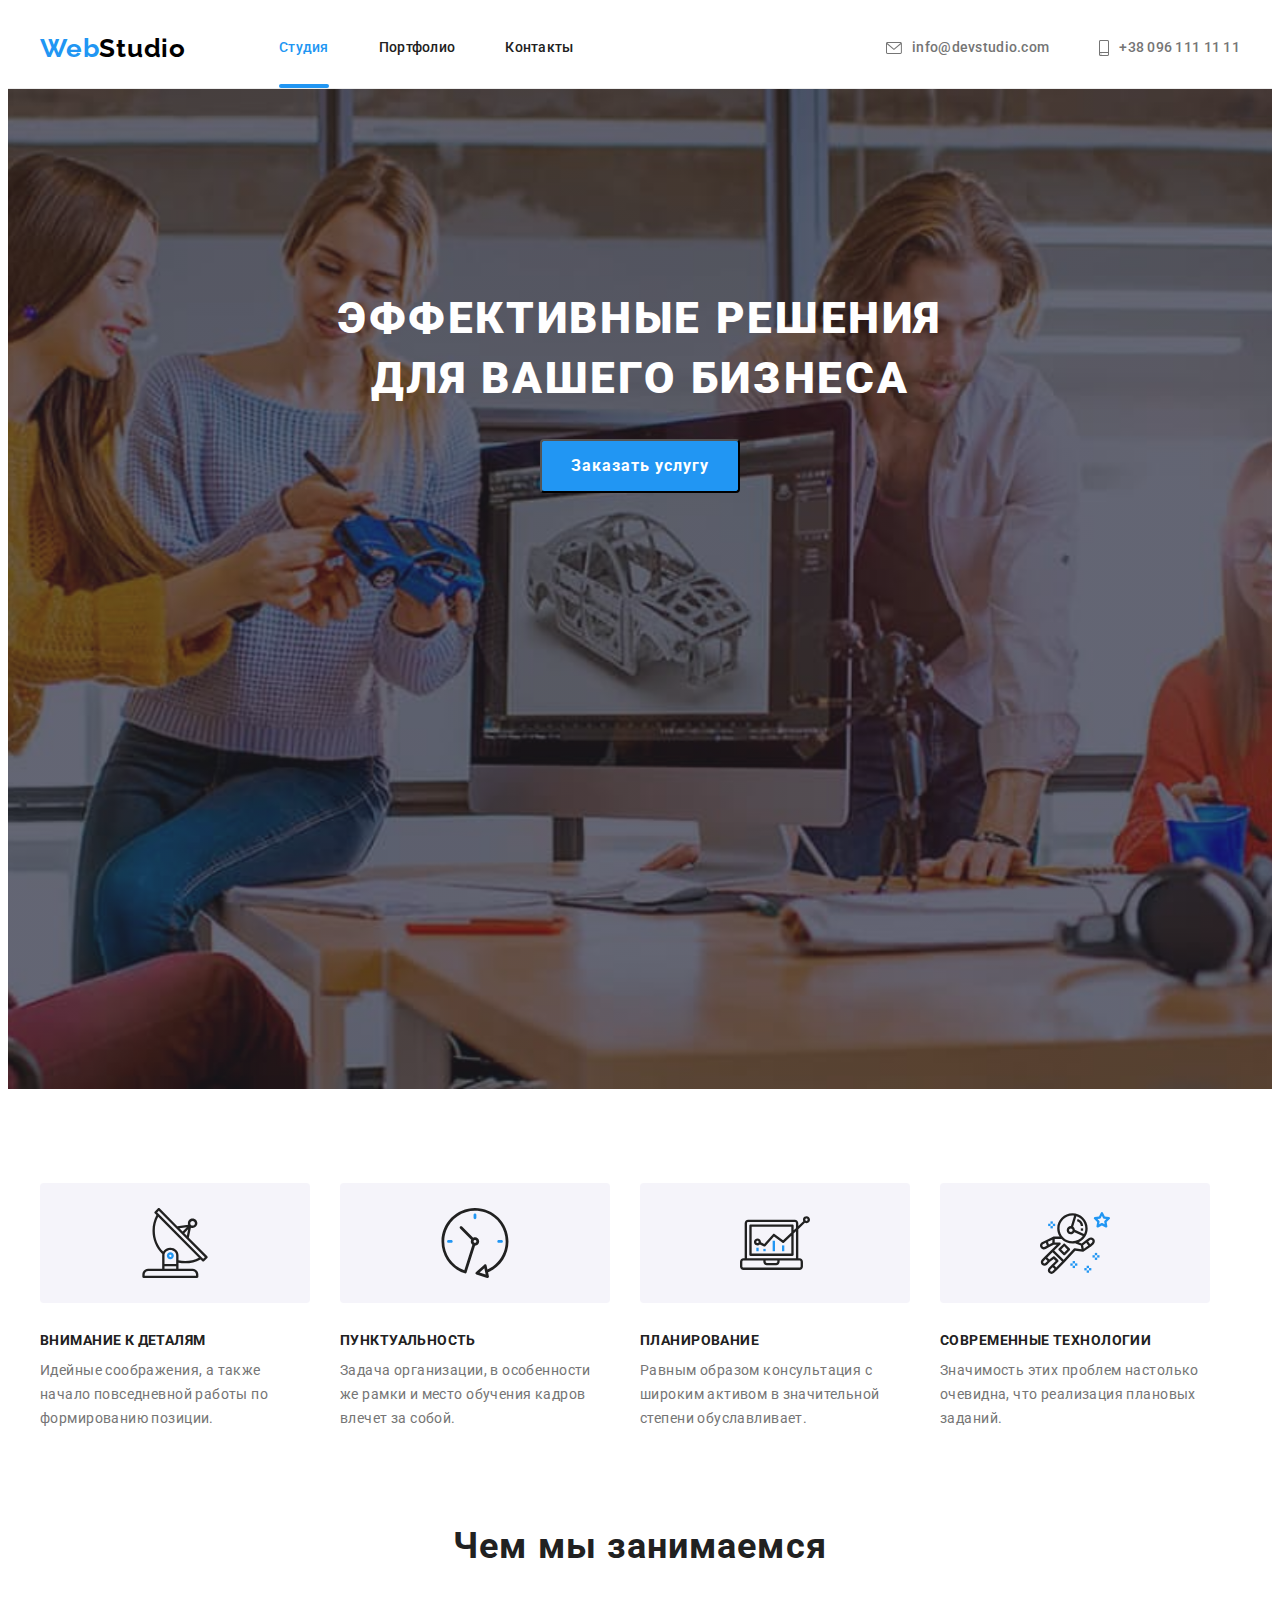
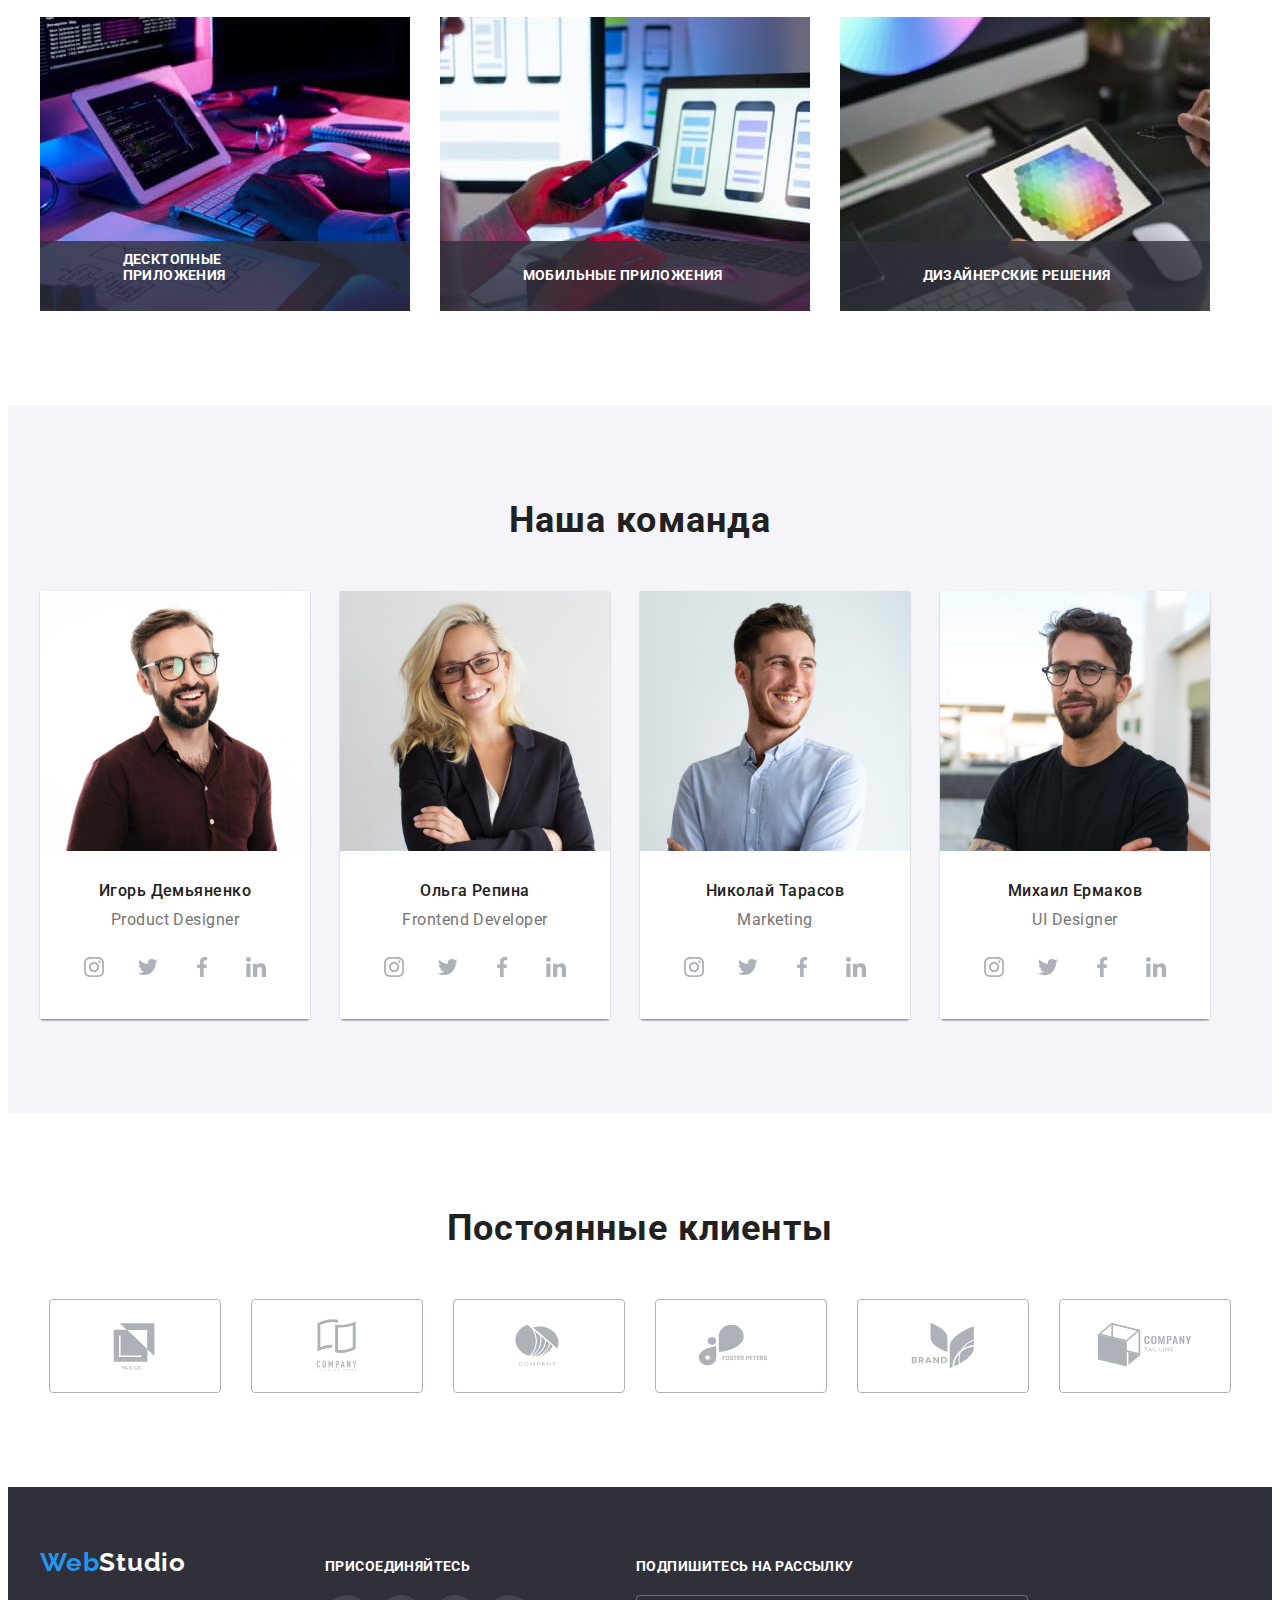
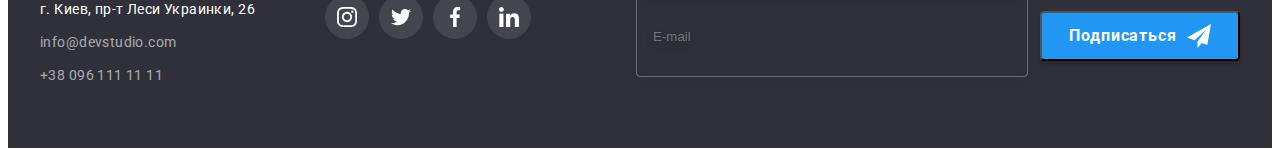
<file: index.html>
<!DOCTYPE html>
<html lang="ru">
  <head>
    <meta charset="UTF-8" />
    <meta http-equiv="X-UA-Compatible" content="IE=edge" />
    <meta name="viewport" content="width=device-width, initial-scale=1.0" />
    <link
      href="https://fonts.googleapis.com/css2?family=Raleway:wght@700&family=Roboto:wght@400;500;700;900&display=swap"
      rel="stylesheet"
    />
    <link
      rel="stylesheet"
      href="https://cdnjs.cloudflare.com/ajax/libs/modern-normalize/1.1.0/modern-normalize.min.css"
      integrity="sha512-wpPYUAdjBVSE4KJnH1VR1HeZfpl1ub8YT/NKx4PuQ5NmX2tKuGu6U/JRp5y+Y8XG2tV+wKQpNHVUX03MfMFn9Q=="
      crossorigin="anonymous"
      referrerpolicy="no-referrer"
    />
    <link rel="stylesheet" href="./css/main.css" />
    <title>Design-stodio</title>
  </head>
  <body>
    <!-- Шапка сайта -->
    <header class="header">
      <div class="container">
        <nav class="navigation">
          <a href="./index.html" class="navigation__logo link logo" lang="en">
            Web<span class="navigation__logo header__part">Studio</span>
          </a>
          <ul class="sitenav-list list">
            <li class="sitenav-list__item">
              <a
                href="./index.html"
                class="sitenav-list__link current link link-header"
                >Студия</a>
            </li>
            <li class="sitenav-list__item">
              <a href="./portfolio.html" class="sitenav-list__link link link-header"
                >Портфолио</a>
            </li>
            <li class="sitenav-list__item">
              <a href="" class="sitenav-list__link link link-header">Контакты</a>
            </li>
          </ul>
        </nav>
        <ul class="contact-list list">
          <li class="contact-list__item">
            <a
              href="mailto:info@devstudio.com"
              class="contact-list__link link link-header"
              ><svg class="contact-list__icon" width="16" height="12">
                <use href="./images/icon.svg#icon-header-envelope"></use></svg
              >info@devstudio.com</a>
          </li>
          <li class="contact-list__item">
            <a
              href="tel:+380961111111"
              class="contact-list__link link link-header"
              ><svg class="contact-list__icon" width="10" height="16">
                <use href="./images/icon.svg#icon-header-smartphone"></use></svg
              >+38 096 111 11 11</a
            >
          </li>
        </ul>
      </div>
    </header>

    <main>
      <!-- Герой -->
      <section class="hero">
        <div class="container">
          <h1 class="hero__title">
            ЭФФЕКТИВНЫЕ РЕШЕНИЯ <br />
            ДЛЯ ВАШЕГО БИЗНЕСА
          </h1>
          <button type="button" class="hero__btn" data-modal-open>Заказать услугу</button>
        </div>
      </section>

      <!-- Преимущества -->
      <section class="benefits">
        <div class="container">
          <h2 class="section__title visually-hidden">Преимущества</h2>
          <ul class="benefits__list list">
            <li class="benefits__item icon-antenna">
              <h3 class="benefits__title">Внимание к деталям</h3>
              <p class="benefits__text">
                Идейные соображения, а также начало повседневной работы по
                формированию позиции.
              </p>
            </li>
            <li class="benefits__item icon-clock">
              <h3 class="benefits__title">Пунктуальность</h3>
              <p class="benefits__text">
                Задача организации, в особенности же рамки и место обучения
                кадров влечет за собой.
              </p>
            </li>
            <li class="benefits__item icon-diagram">
              <h3 class="benefits__title">Планирование</h3>
              <p class="benefits__text">
                Равным образом консультация с широким активом в значительной
                степени обуславливает.
              </p>
            </li>
            <li class="benefits__item icon-astronaut">
              <h3 class="benefits__title">Современные технологии</h3>
              <p class="benefits__text">
                Значимость этих проблем настолько очевидна, что реализация
                плановых заданий.
              </p>
            </li>
          </ul>
        </div>
      </section>

      <!-- Род занятий -->
      <section class="work">
        <div class="container">
          <h2 class="section__title">Чем мы занимаемся</h2>
          <ul class="work__list list">
            <li class="work__item">
              <img
                src="./images/box11.jpg"
                alt="Десктопные приложения"
                width="370"
              />
              <p class="work__text">Десктопные приложения</p>
            </li>
            <li class="work__item">
              <img
                src="./images/box21.jpg"
                alt="Мобильные приложения"
                width="370"
              />
              <p class="work__text">Мобильные приложения</p>
            </li>
            <li class="work__item">
              <img
                src="./images/box31.jpg"
                alt="Дизайнерские решения"
                width="370"
              />
              <p class="work__text">Дизайнерские решения</p>
            </li>
          </ul>
        </div>
      </section>

      <!-- Команда -->
      <section class="team">
        <div class="container">
          <h2 class="section__title">Наша команда</h2>
          <ul class="team__list list">
            <li class="team__item">
              <img
                src="./images/Демьяненко1.jpg"
                alt="фото дизайнера продукта"
                width="270"
              />
              <div class="team-cover">
                <h3 class="team-cover__title">Игорь Демьяненко</h3>
                <p lang="en" class="team-cover__text">Product Designer</p>
                <ul class="team-soc__list list">
                  <li class="team-soc__item">
                    <a href="" class="team-soc__link"
                      ><svg class="team-soc__icon" width="20" height="20">
                        <use href="./images/icon.svg#icon-instagram1"></use>
                      </svg>
                    </a>
                  </li>
                  <li class="team-soc__item">
                    <a href="" class="team-soc__link"
                      ><svg class="team-soc__icon" width="20" height="20">
                        <use href="./images/icon.svg#icon-twitter1"></use></svg
                    ></a>
                  </li>
                  <li class="team-soc__item">
                    <a href="" class="team-soc__link"
                      ><svg class="team-soc__icon" width="20" height="20">
                        <use href="./images/icon.svg#icon-facebook1"></use></svg
                    ></a>
                  </li>
                  <li class="team-soc__item">
                    <a href="" class="team-soc__link"
                      ><svg class="team-soc__icon" width="20" height="20">
                        <use href="./images/icon.svg#icon-linkedin1"></use></svg
                    ></a>
                  </li>
                </ul>
              </div>
            </li>
            <li class="team__item">
              <img
                src="./images/Репина1.jpg"
                alt="фото фронтенд-разработчика"
                width="270"
              />
              <div class="team-cover">
                <h3 class="team-cover__title">Ольга Репина</h3>
                <p lang="en" class="team-cover__text">Frontend Developer</p>
                <ul class="team-soc__list list">
                  <li class="team-soc__item">
                    <a href="" class="team-soc__link"
                      ><svg class="team-soc__icon" width="20" height="20">
                        <use
                          href="./images/icon.svg#icon-instagram2"
                        ></use></svg
                    ></a>
                  </li>
                  <li class="team-soc__item">
                    <a href="" class="team-soc__link"
                      ><svg class="team-soc__icon" width="20" height="20">
                        <use href="./images/icon.svg#icon-twitter2"></use></svg
                    ></a>
                  </li>
                  <li class="team-soc__item">
                    <a href="" class="team-soc__link"
                      ><svg class="team-soc__icon" width="20" height="20">
                        <use href="./images/icon.svg#icon-facebook2"></use></svg
                    ></a>
                  </li>
                  <li class="team-soc__item">
                    <a href="" class="team-soc__link"
                      ><svg class="team-soc__icon" width="20" height="20">
                        <use href="./images/icon.svg#icon-linkedin2"></use></svg
                    ></a>
                  </li>
                </ul>
              </div>
            </li>

            <li class="team__item">
              <img
                src="./images/Тарасов1.jpg"
                alt="фото маркетолога"
                width="270"
              />
              <div class="team-cover">
                <h3 class="team-cover__title">Николай Тарасов</h3>
                <p lang="en" class="team-cover__text">Marketing</p>
                <ul class="team-soc__list list">
                  <li class="team-soc__item">
                    <a href="" class="team-soc__link"
                      ><svg class="team-soc__icon" width="20" height="20">
                        <use
                          href="./images/icon.svg#icon-instagram3"
                        ></use></svg
                    ></a>
                  </li>
                  <li class="team-soc__item">
                    <a href="" class="team-soc__link"
                      ><svg class="team-soc__icon" width="20" height="20">
                        <use href="./images/icon.svg#icon-twitter3"></use></svg
                    ></a>
                  </li>
                  <li class="team-soc__item">
                    <a href="" class="team-soc__link"
                      ><svg class="team-soc__icon" width="20" height="20">
                        <use href="./images/icon.svg#icon-facebook3"></use></svg
                    ></a>
                  </li>
                  <li class="team-soc__item">
                    <a href="" class="team-soc__link"
                      ><svg class="team-soc__icon" width="20" height="20">
                        <use href="./images/icon.svg#icon-linkedin3"></use></svg
                    ></a>
                  </li>
                </ul>
              </div>
            </li>
            <li class="team__item">
              <img
                src="./images/Ермаков1.jpg"
                alt="фото дизайнера пользовательского интерфейса"
                width="270"
              />
              <div class="team-cover">
                <h3 class="team-cover__title">Михаил Ермаков</h3>
                <p lang="en" class="team-cover__text">UI Designer</p>
                <ul class="team-soc__list list">
                  <li class="team-soc__item">
                    <a href="" class="team-soc__link"
                      ><svg class="team-soc__icon" width="20" height="20">
                        <use
                          href="./images/icon.svg#icon-instagram4"
                        ></use></svg
                    ></a>
                  </li>
                  <li class="team-soc__item">
                    <a href="" class="team-soc__link"
                      ><svg class="team-soc__icon" width="20" height="20">
                        <use href="./images/icon.svg#icon-twitter4"></use></svg
                    ></a>
                  </li>
                  <li class="team-soc__item">
                    <a href="" class="team-soc__link"
                      ><svg class="team-soc__icon" width="20" height="20">
                        <use href="./images/icon.svg#icon-facebook4"></use></svg
                    ></a>
                  </li>
                  <li class="team-soc__item">
                    <a href="" class="team-soc__link"
                      ><svg class="team-soc__icon" width="20" height="20">
                        <use href="./images/icon.svg#icon-linkedin4"></use></svg
                    ></a>
                  </li>
                </ul>
              </div>
            </li>
          </ul>
        </div>
      </section>

      <!-- Клиенты -->
      <section class="clients">
        <div class="container">
          <h2 class="section__title">Постоянные клиенты</h2>
          <ul class="clients__list list">
            <li class="clients__item">
              <a href="" class="clients__link"
                ><svg width="106" height="60">
                  <use href="./images/icon.svg#icon-Logo1"></use></svg
              ></a>
            </li>
            <li class="clients__item">
              <a href="" class="clients__link"
                ><svg width="106" height="60">
                  <use href="./images/icon.svg#icon-Logo2"></use></svg
              ></a>
            </li>
            <li class="clients__item">
              <a href="" class="clients__link"
                ><svg width="106" height="60">
                  <use href="./images/icon.svg#icon-Logo3"></use></svg
              ></a>
            </li>
            <li class="clients__item">
              <a href="" class="clients__link"
                ><svg width="106" height="60">
                  <use href="./images/icon.svg#icon-Logo4"></use></svg
              ></a>
            </li>
            <li class="clients__item">
              <a href="" class="clients__link"
                ><svg width="106" height="60">
                  <use href="./images/icon.svg#icon-Logo5"></use></svg
              ></a>
            </li>
            <li class="clients__item">
              <a href="" class="clients__link"
                ><svg width="106" height="60">
                  <use href="./images/icon.svg#icon-Logo6"></use></svg
              ></a>
            </li>
          </ul>
        </div>
      </section>
    </main>

    <!-- Футер -->
    <footer class="footer">
      <div class="container">
        <div class="footer__main-contact">
          <a href="./index.html" class="navigation__logo link logo" lang="en">
            Web<span class="navigation__logo footer__part">Studio</span>
          </a>

          <address class="address">
            <ul class="address__list list">
              <li class="address__item">
                <a
                  class="address__link link link-footer"
                  href="https://goo.gl/maps/f2gH5GMt4FbKUaci9"
                  target="_blank"
                  rel="noopener noindex nofollow"
                  >г. Киев, пр-т Леси Украинки, 26</a
                >
              </li>
              <li class="address__item">
                <a
                  href="mailto:info@devstudio.com"
                  class="address__link contact__link link link-footer"
                  >info@devstudio.com</a
                >
              </li>
              <li class="address__item">
                <a
                  href="tel:+380961111111"
                  class="address__link contact__link link link-footer"
                  >+38 096 111 11 11</a
                >
              </li>
            </ul>
          </address>
        </div>
        <div class="soc-contact">
          <h2 class="soc-contact__title">присоединяйтесь</h2>
          <ul class="soc-contact__list list">
            <li class="soc-contact__item">
              <a href="" class="soc-contact__link"
                ><svg class="soc-contact__icon" width="20" height="20">
                  <use href="./images/icon.svg#icon-instagram5"></use></svg
              ></a>
            </li>
            <li class="soc-contact__item">
              <a href="" class="soc-contact__link"
                ><svg class="soc-contact__icon" width="20" height="20">
                  <use href="./images/icon.svg#icon-twitter5"></use></svg
              ></a>
            </li>
            <li class="soc-contact__item">
              <a href="" class="soc-contact__link"
                ><svg class="soc-contact__icon" width="20" height="20">
                  <use href="./images/icon.svg#icon-facebook5"></use></svg
              ></a>
            </li>
            <li class="soc-contact__item">
              <a href="" class="soc-contact__link"
                ><svg class="soc-contact__icon" width="20" height="20">
                  <use href="./images/icon.svg#icon-linkedin5"></use></svg
              ></a>
            </li>
          </ul>
        </div>
        <form class="subscribe-form">
          <p class="subscribe-form__title">Подпишитесь на рассылку</p>
          <div class="subscribe-form__cover">
          <div class="subscribe-form__field">
            <input type="email" name="subscribe-email" id="subscribe-email" class="subscribe-form__input" placeholder="E-mail">
            <label for="subscribe-email" class="subscribe-form__label"></label>
          </div>
          <div class="subscribe-btn">
          <button type="submit" class="subscribe-btn__btn">Подписаться <svg class="subscribe-btn__icon" width="24" height="24">
                  <use href="./images/icon.svg#icon-icon-send"></use></svg></button>
          
          </div>
          </div>
        </form>
      </div>
    </footer>
    <div class="backdrop is-hidden" data-modal>
      <div class="modal">
        <button type="button" class="modal__close-btn" data-modal-close>
          <svg class="modal__close-icon" width="18" height="18">
                  <use href="./images/icon.svg#icon-close-black-18dp-2-1">
                  </button>
          <p class="modal__title">Оставьте свои данные, мы вам перезвоним</p>
        <form>
          <div class="modal__field">
          <label class="modal__label" for="user-name">Имя</label>
          <div class="modal__input-cover">
          <input type="text" class="modal__input" name="user-name" id="user-name" required minlength="2">
          <svg class="modal__icon" width="18" height="18">
            <use href="./images/icon.svg#icon-person-black-18dp-1"></use>
          </svg>
          </div>
          </div>
          <div class="modal__field">
          <label class="modal__label" for="user-tel">Телефон</label>
          <div class="modal__input-cover">
          <input type="tel" class="modal__input" name="user-tel" id="user-tel" required>
          <svg class="modal__icon" width="18" height="18">
            <use href="./images/icon.svg#icon-phone-black-18dp-1"></use>
          </svg>
          </div>
          </div>
          <div class="modal__field">
            <label class="modal__label" for="user-email">Почта</label>
            <div class="modal__input-cover">
          <input type="email" class="modal__input" name="user-email" id="user-email">
          <svg class="modal__icon" width="18" height="18">
            <use href="./images/icon.svg#icon-email-black-18dp-1"></use>
          </svg>
          </div>
          </div>
          <div class="modal__field">
            <label class="modal__label" for="user-text">Комментарий</label>
            <textarea name="user-text" id="user-text" placeholder="Введите текст" class="modal__text"></textarea>
          </div>
          <div class="modal__field-check">
            <input type="checkbox" class="modal__check visually-hidden" name="policy" id="modal-check" value="policy">
            <label for="modal-check" class="modal__check-text">
              <span >
                <svg class="modal__check-icon" width="11" height="8">
            <use href="./images/icon.svg#icon-Vector"></use>
          </svg>
              </span> 
            Соглашаюсь с рассылкой и принимаю <span><a href="" class="modal__check-link">Условия договора</a></span></label>
          </div>
          <button type="submit" class="modal__send-btn">Отправить</button>
        </form>
      </div>
    </div>
    <script src="./js/modal.js"></script> 
  </body>
</html>
</file>
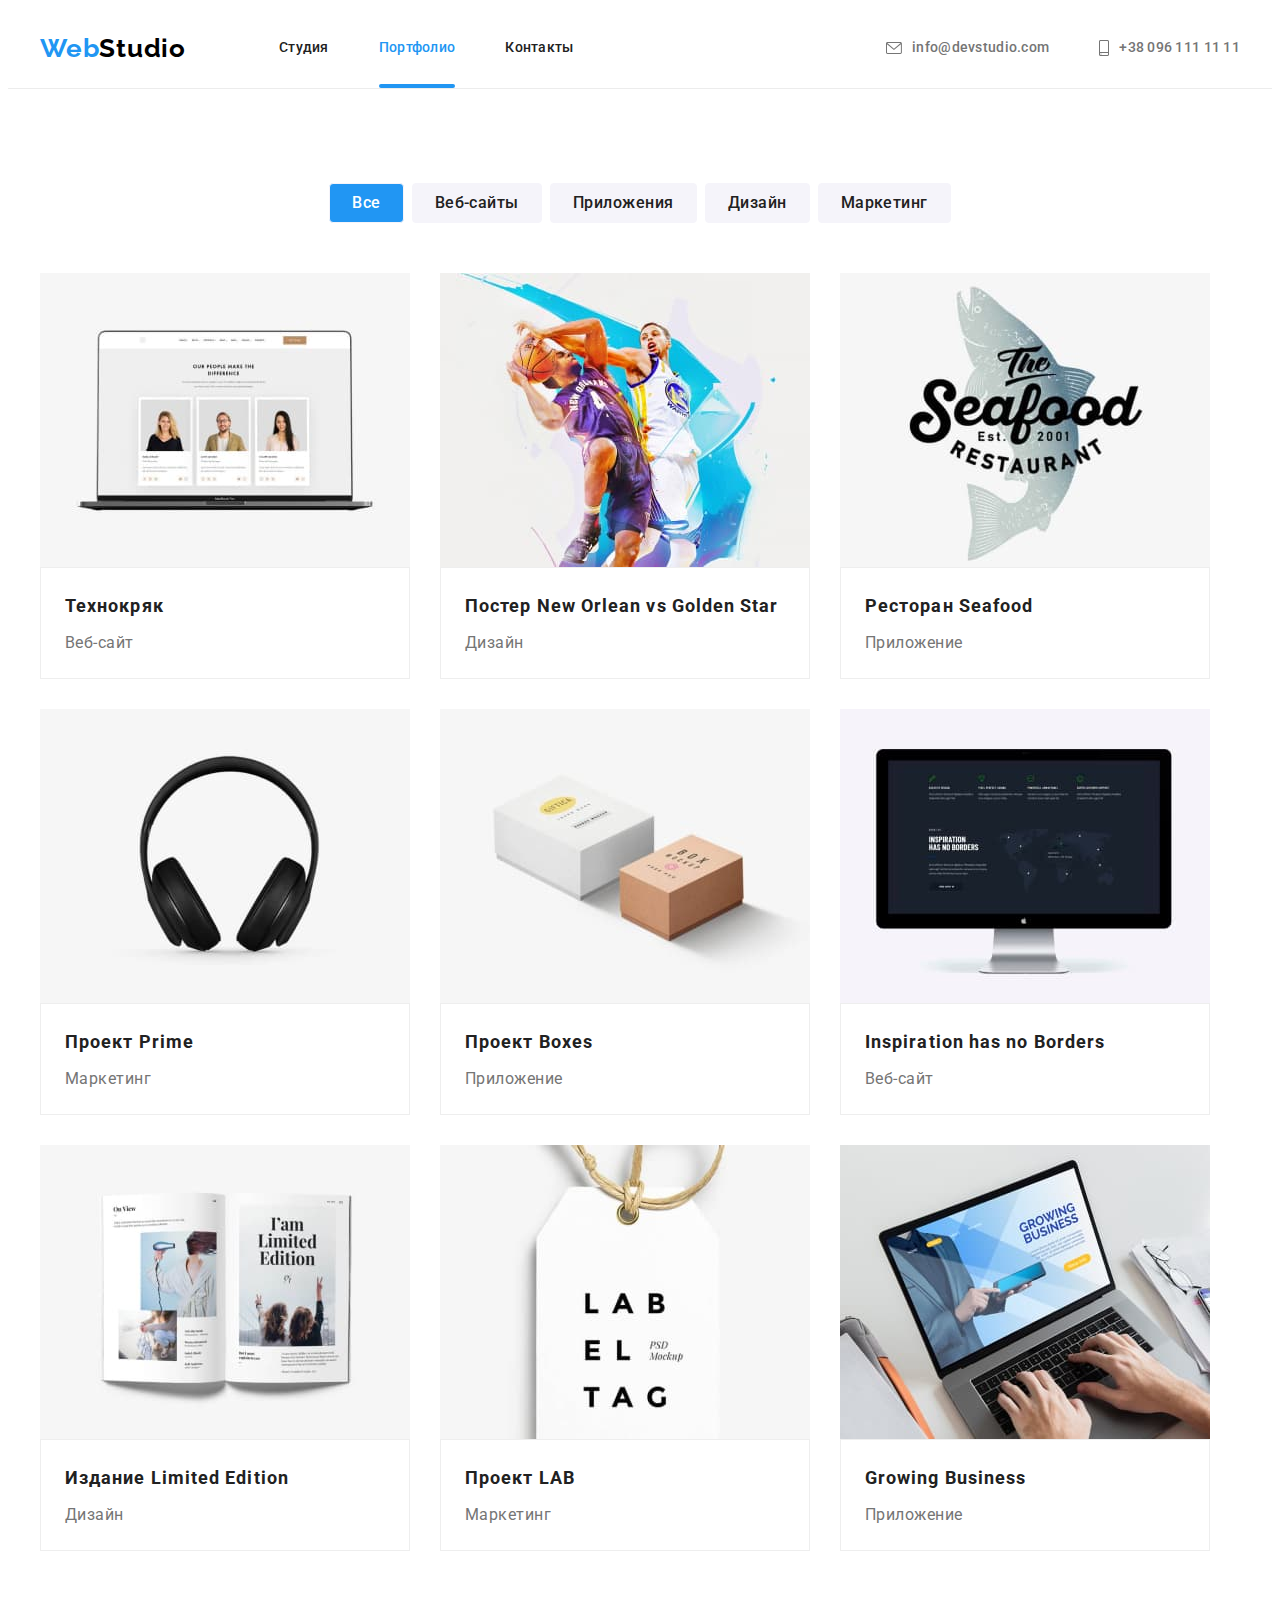
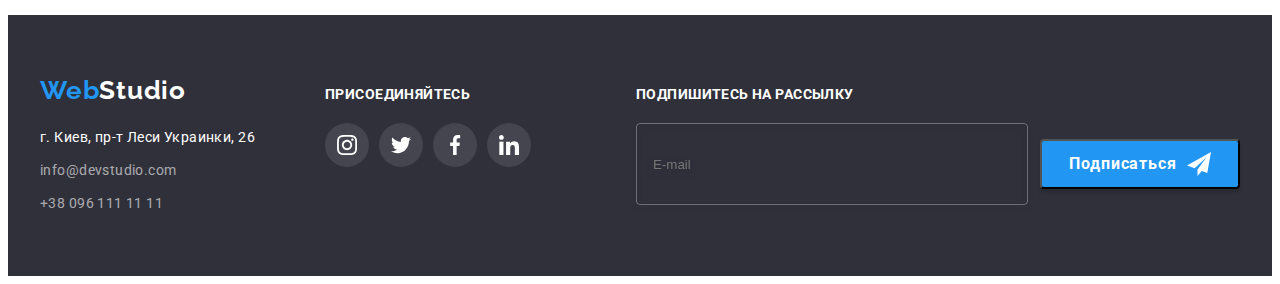
<file: portfolio.html>
<!DOCTYPE html>
<html lang="ru">
  <head>
    <meta charset="UTF-8" />
    <meta http-equiv="X-UA-Compatible" content="IE=edge" />
    <meta name="viewport" content="width=device-width, initial-scale=1.0" />
    <link
      href="https://fonts.googleapis.com/css2?family=Raleway:wght@700&family=Roboto:wght@400;500;700;900&display=swap"
      rel="stylesheet"
    />
    <link
      rel="stylesheet"
      href="https://cdnjs.cloudflare.com/ajax/libs/modern-normalize/1.1.0/modern-normalize.min.css"
      integrity="sha512-wpPYUAdjBVSE4KJnH1VR1HeZfpl1ub8YT/NKx4PuQ5NmX2tKuGu6U/JRp5y+Y8XG2tV+wKQpNHVUX03MfMFn9Q=="
      crossorigin="anonymous"
      referrerpolicy="no-referrer"
    />
    <link rel="stylesheet" href="./css/main.css" />
    <title>Design-stodio</title>
  </head>
  <body>
    <!-- Шапка сайта -->
    <header class="header">
      <div class="container">
        <nav class="navigation">
          <a href="./index.html" class="navigation__logo link logo" lang="en">
            Web<span class="navigation__logo header__part">Studio</span>
          </a>
          <ul class="sitenav-list list">
            <li class="sitenav-list__item">
              <a href="./index.html" class="sitenav-list__link link link-header"
                >Студия</a
              >
            </li>
            <li class="sitenav-list__item">
              <a
                href="./portfolio.html"
                class="sitenav-list__link current link link-header"
                >Портфолио</a
              >
            </li>
            <li class="sitenav-list__item">
              <a href="" class="sitenav-list__link link link-header"
                >Контакты</a
              >
            </li>
          </ul>
        </nav>
        <ul class="contact-list list">
          <li class="contact-list__item">
            <a
              href="mailto:info@devstudio.com"
              class="contact-list__link link link-header"
              ><svg class="contact-list__icon" width="16" height="12">
                <use href="./images/icon.svg#icon-header-envelope"></use></svg
              >info@devstudio.com</a
            >
          </li>
          <li class="contact-list__item">
            <a
              href="tel:+380961111111"
              class="contact-list__link link link-header"
              ><svg class="contact-list__icon" width="10" height="16">
                <use href="./images/icon.svg#icon-header-smartphone"></use></svg
              >+38 096 111 11 11</a
            >
          </li>
        </ul>
      </div>
    </header>

    <main>
      <!-- Фильтр -->
      <section class="examples">
        <div class="container">
          <h2 class="section__title visually-hidden">Фильтр по сранице</h2>
          <ul class="filtr-menu__list list">
            <li class="filtr-menu__item">
              <button type="button" class="filtr-menu__btn current__filtr">
                Все
              </button>
            </li>
            <li class="filtr-menu__item">
              <button type="button" class="filtr-menu__btn">Веб-сайты</button>
            </li>
            <li class="filtr-menu__item">
              <button type="button" class="filtr-menu__btn">Приложения</button>
            </li>
            <li class="filtr-menu__item">
              <button type="button" class="filtr-menu__btn">Дизайн</button>
            </li>
            <li class="filtr-menu__item">
              <button type="button" class="filtr-menu__btn">Маркетинг</button>
            </li>
          </ul>

          <h2 class="section__title visually-hidden">Примеры работ</h2>
          <ul class="examples__list list">
            <li class="examples__item">
              <div class="examples__top-cover">
                <a href=""
                  ><img
                    src="./images/Технокряк.jpg"
                    alt="Веб-сайт Технокряк"
                    width="370"
                /></a>
                <p class="examples__top-text">
                  Ресурс предлагает комплексные предложения с разным уровнем
                  функционала и сервисов. Все это позволит посетителю получить
                  исчерпывающие сведения о компании или частном лице.
                </p>
              </div>
              <div class="examples__bottom-cover">
                <h3 class="examples__item-title">Технокряк</h3>
                <p class="examples__item-text">Веб-сайт</p>
              </div>
            </li>
            <li class="examples__item">
              <div class="examples__top-cover">
                <a href=""
                  ><img
                    src="./images/ПостерNew.jpg"
                    alt="Дизайн постера New Orlean vs Golden Star"
                    width="370"
                /></a>
                <p class="examples__top-text">
                  Ресурс предлагает комплексные предложения с разным уровнем
                  функционала и сервисов. Все это позволит посетителю получить
                  исчерпывающие сведения о компании или частном лице.
                </p>
              </div>
              <div class="examples__bottom-cover">
                <h3 class="examples__item-title">
                  Постер <span lang="en">New Orlean vs Golden Star</span>
                </h3>
                <p class="examples__item-text">Дизайн</p>
              </div>
            </li>
            <li class="examples__item">
              <div class="examples__top-cover">
                <a href=""
                  ><img
                    src="./images/Ресторан.jpg"
                    alt="Приложение ресторана Seafood"
                    width="370"
                /></a>
                <p class="examples__top-text">
                  Ресурс предлагает комплексные предложения с разным уровнем
                  функционала и сервисов. Все это позволит посетителю получить
                  исчерпывающие сведения о компании или частном лице.
                </p>
              </div>
              <div class="examples__bottom-cover">
                <h3 class="examples__item-title">
                  Ресторан <span lang="en">Seafood</span>
                </h3>
                <p class="examples__item-text">Приложение</p>
              </div>
            </li>
            <li class="examples__item">
              <div class="examples__top-cover">
                <a href=""
                  ><img src="./images/Prime.jpg" alt="Проект Prime" width="370"
                /></a>
                <p class="examples__top-text">
                  Ресурс предлагает комплексные предложения с разным уровнем
                  функционала и сервисов. Все это позволит посетителю получить
                  исчерпывающие сведения о компании или частном лице.
                </p>
              </div>
              <div class="examples__bottom-cover">
                <h3 class="examples__item-title">
                  Проект <span lang="en">Prime</span>
                </h3>
                <p class="examples__item-text">Маркетинг</p>
              </div>
            </li>
            <li class="examples__item">
              <div class="examples__top-cover">
                <a href=""
                  ><img
                    src="./images/Boxes.jpg"
                    alt="Приложение проекта Boxes"
                    width="370"
                /></a>
                <p class="examples__top-text">
                  Ресурс предлагает комплексные предложения с разным уровнем
                  функционала и сервисов. Все это позволит посетителю получить
                  исчерпывающие сведения о компании или частном лице.
                </p>
              </div>
              <div class="examples__bottom-cover">
                <h3 class="examples__item-title">
                  Проект <span lang="en">Boxes</span>
                </h3>
                <p class="examples__item-text">Приложение</p>
              </div>
            </li>
            <li class="examples__item">
              <div class="examples__top-cover">
                <a href=""
                  ><img
                    src="./images/Inspiration.jpg"
                    alt="Веб-сайт Inspiration has no Borders"
                    width="370"
                /></a>
                <p class="examples__top-text">
                  Ресурс предлагает комплексные предложения с разным уровнем
                  функционала и сервисов. Все это позволит посетителю получить
                  исчерпывающие сведения о компании или частном лице.
                </p>
              </div>
              <div class="examples__bottom-cover">
                <h3 class="examples__item-title" lang="en">
                  Inspiration has no Borders
                </h3>
                <p class="examples__item-text">Веб-сайт</p>
              </div>
            </li>
            <li class="examples__item">
              <div class="examples__top-cover">
                <a href=""
                  ><img
                    src="./images/Издание.jpg"
                    alt="Дизайн издание Limited Edition"
                    width="370"
                /></a>
                <p class="examples__top-text">
                  Ресурс предлагает комплексные предложения с разным уровнем
                  функционала и сервисов. Все это позволит посетителю получить
                  исчерпывающие сведения о компании или частном лице.
                </p>
              </div>
              <div class="examples__bottom-cover">
                <h3 class="examples__item-title">
                  Издание <span lang="en">Limited Edition</span>
                </h3>
                <p class="examples__item-text">Дизайн</p>
              </div>
            </li>
            <li class="examples__item">
              <div class="examples__top-cover">
                <a href=""
                  ><img src="./images/LAB.jpg" alt="Проект LAB" width="370"
                /></a>
                <p class="examples__top-text">
                  Ресурс предлагает комплексные предложения с разным уровнем
                  функционала и сервисов. Все это позволит посетителю получить
                  исчерпывающие сведения о компании или частном лице.
                </p>
              </div>
              <div class="examples__bottom-cover">
                <h3 class="examples__item-title">
                  Проект <span lang="en">LAB</span>
                </h3>
                <p class="examples__item-text">Маркетинг</p>
              </div>
            </li>
            <li class="examples__item">
              <div class="examples__top-cover">
                <a href=""
                  ><img
                    src="./images/Growing.jpg"
                    alt="Приложение Growing Business"
                    width="370"
                /></a>
                <p class="examples__top-text">
                  Ресурс предлагает комплексные предложения с разным уровнем
                  функционала и сервисов. Все это позволит посетителю получить
                  исчерпывающие сведения о компании или частном лице.
                </p>
              </div>
              <div class="examples__bottom-cover">
                <h3 class="examples__item-title" lang="en">Growing Business</h3>
                <p class="examples__item-text">Приложение</p>
              </div>
            </li>
          </ul>
        </div>
      </section>
    </main>

    <!-- Футер -->
    <footer class="footer">
      <div class="container">
        <div class="footer__main-contact">
          <a href="./index.html" class="navigation__logo link logo" lang="en">
            Web<span class="navigation__logo footer__part">Studio</span>
          </a>

          <address class="address">
            <ul class="address__list list">
              <li class="address__item">
                <a
                  class="address__link link link-footer"
                  href="https://goo.gl/maps/f2gH5GMt4FbKUaci9"
                  target="_blank"
                  rel="noopener noindex nofollow"
                  >г. Киев, пр-т Леси Украинки, 26</a
                >
              </li>
              <li class="address__item">
                <a
                  href="mailto:info@devstudio.com"
                  class="address__link contact__link link link-footer"
                  >info@devstudio.com</a
                >
              </li>
              <li class="address__item">
                <a
                  href="tel:+380961111111"
                  class="address__link contact__link link link-footer"
                  >+38 096 111 11 11</a
                >
              </li>
            </ul>
          </address>
        </div>
        <div class="soc-contact">
          <h2 class="soc-contact__title">присоединяйтесь</h2>
          <ul class="soc-contact__list list">
            <li class="soc-contact__item">
              <a href="" class="soc-contact__link"
                ><svg class="soc-contact__icon" width="20" height="20">
                  <use href="./images/icon.svg#icon-instagram5"></use></svg
              ></a>
            </li>
            <li class="soc-contact__item">
              <a href="" class="soc-contact__link"
                ><svg class="soc-contact__icon" width="20" height="20">
                  <use href="./images/icon.svg#icon-twitter5"></use></svg
              ></a>
            </li>
            <li class="soc-contact__item">
              <a href="" class="soc-contact__link"
                ><svg class="soc-contact__icon" width="20" height="20">
                  <use href="./images/icon.svg#icon-facebook5"></use></svg
              ></a>
            </li>
            <li class="soc-contact__item">
              <a href="" class="soc-contact__link"
                ><svg class="soc-contact__icon" width="20" height="20">
                  <use href="./images/icon.svg#icon-linkedin5"></use></svg
              ></a>
            </li>
          </ul>
        </div>
        <form class="subscribe-form">
          <p class="subscribe-form__title">Подпишитесь на рассылку</p>
          <div class="subscribe-form__cover">
            <div class="subscribe-form__field">
              <input
                type="email"
                name="subscribe-email"
                id="subscribe-email"
                class="subscribe-form__input"
                placeholder="E-mail"
              />
              <label
                for="subscribe-email"
                class="subscribe-form__label"
              ></label>
            </div>
            <div class="subscribe-btn">
              <button type="submit" class="subscribe-btn__btn">
                Подписаться
                <svg class="subscribe-btn__icon" width="24" height="24">
                  <use href="./images/icon.svg#icon-icon-send"></use>
                </svg>
              </button>
            </div>
          </div>
        </form>
      </div>
    </footer>
  </body>
</html>
</file>
<file: css/main.css>
:root {
  --main-text-color: #757575;
  --header-color: #212121;
  --title-color: #212121;
  --accent-color: #2196f3;
  --hero-title-color: #ffffff;
  --portfolio-title-color: #212121;
  --logo-primary-color: #000000;
  --logo-accent-color: #2196f3;
  --bgc-button-filtr: #f5f4fa;
  --tipical-padding: 94px;
  --duration-timing-function: 250ms cubic-bezier(0.4, 0, 0.2, 1);
}

body {
  font-family: Roboto, Tahoma, sans-serif;
  background-color: #ffffff;
  color: var(--primary-text-color);
}

p,
h1,
h2,
h3,
h4,
h5,
h6 {
  margin: 0;
}

ul,
ol {
  padding-left: 0;
  margin: 0;
}

button {
  cursor: pointer;
}

img {
  display: block;
}

.logo {
  font-family: Raleway;
  font-weight: 700;
  font-size: 26px;
  line-height: 1.19;
  letter-spacing: 0.03em;
  margin-right: 0;
  color: var(--logo-accent-color);
}

.container {
  width: 1200px;
  padding-left: 15px;
  padding-right: 15px;
  margin: 0 auto;
}

.link-header {
  font-weight: 500;
  font-size: 14px;
  line-height: 1.14;
  letter-spacing: 0.02em;
}

.link-footer {
  font-style: normal;
  font-size: 14px;
  line-height: 1.71;
  letter-spacing: 0.03em;
}

.link {
  text-decoration: none;
}

.list {
  list-style: none;
}

.visually-hidden {
  position: absolute;
  white-space: nowrap;
  width: 1px;
  height: 1px;
  overflow: hidden;
  border: 0;
  padding: 0;
  clip: rect(0 0 0 0);
  clip-path: inset(50%);
  margin: -1px;
}

.backdrop {
  position: fixed;
  top: 0;
  width: 100%;
  height: 100%;
  background-color: rgba(0, 0, 0, 0.2);
  transition: opacity var(--duration-timing-function), visibility var(--duration-timing-function);
}

.backdrop.is-hidden .modal {
  transform: scale(0.5);
}

.modal {
  position: absolute;
  top: 50%;
  left: 50%;
  width: 528px;
  min-height: 581px;
  padding: 40px;
  box-shadow: 0px 1px 3px rgba(0, 0, 0, 0.12), 0px 1px 1px rgba(0, 0, 0, 0.14), 0px 2px 1px rgba(0, 0, 0, 0.2);
  border-radius: 4px;
  background-color: #ffffff;
  transform: translate(-50%, -50%) scale(1);
  transition: transform var(--duration-timing-function);
}

.modal__close-btn {
  position: absolute;
  top: 8px;
  right: 8px;
  width: 30px;
  height: 30px;
  border-radius: 50%;
  display: flex;
  justify-content: center;
  align-items: center;
  cursor: pointer;
  transition: fill var(--duration-timing-function);
  fill: #000000;
  border: 1px solid rgba(0, 0, 0, 0.1);
  background-color: #ffffff;
}

.modal__close-btn:hover, .modal__close-btn:focus {
  fill: var(--accent-color);
}

.is-hidden {
  opacity: 0;
  pointer-events: none;
  visibility: hidden;
}

.modal__title {
  font-weight: 700;
  font-size: 20px;
  line-height: 1.15;
  text-align: center;
  letter-spacing: 0.03em;
  margin-bottom: 12px;
  color: var(--title-color);
}

.modal__field {
  margin-bottom: 10px;
}

.modal__input {
  width: 100%;
  height: 40px;
  border: 1px solid rgba(33, 33, 33, 0.2);
  border-radius: 4px;
  padding-left: 35px;
  outline: none;
  cursor: pointer;
  transition: border-color var(--duration-timing-function);
  color: var(--main-text-color);
}

.modal__input:hover, .modal__input:focus {
  border-color: var(--accent-color);
}

.modal__input-cover {
  position: relative;
}

.modal__icon {
  position: absolute;
  left: 12px;
  top: 50%;
  transform: translateY(-50%);
  transition: fill var(--duration-timing-function);
}

.modal__input:hover + .modal__icon {
  fill: var(--accent-color);
}

.modal__input:focus + .modal__icon {
  fill: var(--accent-color);
}

.modal__label {
  display: block;
  margin-bottom: 4px;
  font-weight: 400;
  font-size: 12px;
  line-height: 1.17;
  letter-spacing: 0.01em;
  color: var(--main-text-color);
}

.modal__text {
  width: 100%;
  height: 120px;
  padding: 12px 16px;
  font-weight: 400;
  font-size: 14px;
  line-height: 1.14;
  letter-spacing: 0.01em;
  color: var(--main-text-color);
  border: 1px solid rgba(33, 33, 33, 0.2);
  border-radius: 4px;
  resize: none;
  outline: none;
  cursor: pointer;
  transition: border-color var(--duration-timing-function);
}

.modal__text::placeholder {
  color: rgba(117, 117, 117, 0.5);
}

.modal__text:hover, .modal__text:focus {
  border-color: var(--accent-color);
}

.modal__field-check {
  margin-bottom: 30px;
}

.modal__check-text {
  font-weight: 400;
  font-size: 14px;
  line-height: 1.71;
  letter-spacing: 0.03em;
  display: flex;
  align-items: center;
  color: var(--main-text-color);
}

.modal__check-text .modal__check-icon {
  width: 16px;
  height: 15px;
  border: 2px solid #212121;
  border-radius: 2px;
  margin-right: 9px;
  display: flex;
  justify-content: center;
  align-items: center;
  fill: transparent;
  transition: border-color var(--duration-timing-function);
}

.modal__check:checked + .modal__check-text .modal__check-icon {
  background-color: var(--accent-color);
  border: none;
  fill: #ffffff;
}

.modal__check:hover + .modal__check-text .modal__check-icon {
  border-color: var(--accent-color);
}

.modal__check:focus + .modal__check-text .modal__check-icon {
  border-color: var(--accent-color);
}

.modal__check-link {
  display: block;
  font-weight: 400;
  font-size: 14px;
  line-height: 1.71;
  letter-spacing: 0.03em;
  margin-left: 5px;
  color: var(--accent-color);
}

.modal__send-btn {
  position: absolute;
  right: 164px;
  bottom: 40px;
  min-width: 200px;
  height: 50px;
  padding-top: 10px;
  padding-bottom: 10px;
  font-family: inherit;
  font-style: normal;
  font-weight: 700;
  font-size: 16px;
  line-height: 1.88;
  text-align: center;
  letter-spacing: 0.06em;
  color: #ffffff;
  background: var(--accent-color);
  box-shadow: 0px 4px 4px rgba(0, 0, 0, 0.15);
  border-radius: 4px;
  border: hidden;
  transition: background-color var(--duration-timing-function);
}

.modal__send-btn:hover, .modal__send-btn:focus {
  background-color: #188ce8;
}

.header {
  border-bottom: 1px solid #ececec;
}

.header .container {
  display: flex;
  align-items: center;
}

.navigation {
  display: flex;
  align-items: center;
}

.header__part {
  color: var(--logo-primary-color);
}

.sitenav-list {
  display: flex;
  margin-left: 93px;
}

.sitenav-list__item:not(:last-child) {
  margin-right: 50px;
}

.sitenav-list__link {
  position: relative;
  display: block;
  padding-top: 32px;
  padding-bottom: 32px;
  color: #212121;
  transition: color var(--duration-timing-function);
}

.sitenav-list__link:hover, .sitenav-list__link:focus {
  color: var(--accent-color);
}

.current {
  color: var(--accent-color);
}

.sitenav-list__link.current::after {
  content: "";
  position: absolute;
  bottom: 0;
  display: block;
  width: 100%;
  height: 4px;
  border-radius: 2px;
  background-color: var(--accent-color);
}

.contact-list {
  display: flex;
  margin-left: auto;
}

.contact-list__item:not(:last-child) {
  margin-right: 50px;
}

.contact-list__link {
  display: flex;
  align-items: center;
  padding-top: 32px;
  padding-bottom: 32px;
  color: var(--main-text-color);
  transition: color var(--duration-timing-function);
}

.contact-list__link:hover, .contact-list__link:focus {
  color: var(--accent-color);
}

.contact-list__icon {
  margin-right: 10px;
  fill: var(--main-text-color);
}

.contact-list__link:hover .contact-list__icon {
  fill: var(--accent-color);
}

.contact-list__link:focus .contact-list__icon {
  fill: var(--accent-color);
}

.hero {
  padding-top: 200px;
  padding-bottom: 200px;
  text-align: center;
  max-width: 1600px;
  height: 600px;
  margin: 0 auto;
  background-image: linear-gradient(to right, rgba(47, 48, 58, 0.4), rgba(47, 48, 58, 0.4)), url("../images/hero-Img1.jpg");
  background-repeat: no-repeat;
  background-position: center;
  background-size: cover;
  background-color: #2f303a;
}

.hero__title {
  margin-bottom: 30px;
  font-weight: 900;
  font-size: 44px;
  line-height: 1.36;
  letter-spacing: 0.06em;
  text-transform: uppercase;
  color: #ffffff;
}

.hero__btn {
  min-width: 200px;
  padding-top: 10px;
  padding-bottom: 10px;
  border-radius: 4px;
  font-family: inherit;
  font-style: normal;
  font-weight: 700;
  font-size: 16px;
  line-height: 1.88;
  align-items: center;
  letter-spacing: 0.06em;
  text-align: center;
  color: #ffffff;
  background-color: var(--accent-color);
  transition: background-color var(--duration-timing-function);
}

.hero__btn:hover, .hero__btn:focus {
  background-color: #188ce8;
}

.benefits {
  padding-top: var(--tipical-padding);
  padding-bottom: var(--tipical-padding);
}

.benefits__list {
  display: flex;
  margin-left: -30px;
}

.benefits__item {
  flex-basis: calc((100%-120px) / 4);
  margin-left: 30px;
}

.benefits__item + .benefits__item {
  margin-left: 30px;
}

.benefits__item::before {
  display: block;
  content: "";
  height: 120px;
  background-repeat: no-repeat;
  background-position: center;
  background-color: #f5f4fa;
  border-radius: 4px;
  margin-bottom: 30px;
}

.icon-antenna::before {
  background-image: url(../images/antenna1.svg);
}

.icon-clock::before {
  background-image: url(../images/clock1.svg);
}

.icon-diagram::before {
  background-image: url(../images/diagram1.svg);
}

.icon-astronaut::before {
  background-image: url(../images/astronaut1.svg);
}

.benefits__title {
  margin-bottom: 10px;
  font-weight: 700;
  font-size: 14px;
  line-height: 1.14;
  letter-spacing: 0.03em;
  text-transform: uppercase;
  color: var(--title-color);
}

.benefits__text {
  width: 270px;
  font-size: 14px;
  line-height: 1.71;
  letter-spacing: 0.03em;
  color: var(--main-text-color);
}

.work {
  padding-top: 0;
  padding-bottom: var(--tipical-padding);
}

.section__title {
  margin-bottom: 50px;
  font-size: 36px;
  line-height: 1.17;
  text-align: center;
  letter-spacing: 0.03em;
  color: var(--title-color);
}

.work__list {
  position: relative;
  display: flex;
  margin-left: -30px;
}

.work__item {
  position: relative;
  flex-basis: calc((100%-90px) / 3);
  margin-left: 30px;
}

.work__item + .work__item {
  margin-left: 30px;
}

.work__item::before {
  position: absolute;
  bottom: 0;
  display: block;
  content: "";
  width: 100%;
  height: 70px;
  background: rgba(47, 48, 58, 0.8);
}

.work__text {
  position: absolute;
  bottom: 27px;
  left: 50%;
  min-width: 205px;
  font-weight: 700;
  font-size: 14px;
  line-height: 1.14;
  letter-spacing: 0.03em;
  text-transform: uppercase;
  transform: translateX(-50%);
  color: #ffffff;
}

.team {
  padding-top: var(--tipical-padding);
  padding-bottom: var(--tipical-padding);
  background-color: #f5f4fa;
}

.team__list {
  display: flex;
  margin-left: -30px;
}

.team__item {
  flex-basis: calc((100%-120px) / 4);
  margin-left: 30px;
  box-shadow: 0px 1px 3px rgba(0, 0, 0, 0.12), 0px 1px 1px rgba(0, 0, 0, 0.14), 0px 2px 1px rgba(0, 0, 0, 0.2);
  border-radius: 0px 0px 4px 4px;
}

.team-cover {
  padding-top: 30px;
  padding-bottom: 30px;
  background-color: #ffffff;
}

.team-cover__title {
  margin-bottom: 10px;
  font-weight: 500;
  font-size: 16px;
  line-height: 1.19;
  letter-spacing: 0.03em;
  text-align: center;
  color: var(--title-color);
}

.team-cover__text {
  font-size: 16px;
  line-height: 1.19;
  letter-spacing: 0.03em;
  text-align: center;
  margin-bottom: 16px;
  color: var(--main-text-color);
}

.team-soc__list {
  display: flex;
  justify-content: center;
}

.team-soc__item + .team-soc__item {
  margin-left: 10px;
}

.team-soc__link {
  display: flex;
  justify-content: center;
  align-items: center;
  width: 44px;
  height: 44px;
  background-color: #ffffff;
  border-radius: 50%;
  transition: fill var(--duration-timing-function), background-color var(--duration-timing-function);
}

.team-soc__link:hover, .team-soc__link:focus {
  background-color: var(--accent-color);
}

.team-soc__icon {
  fill: #afb1b8;
}

.team-soc__link:hover .team-soc__icon {
  fill: #ffffff;
}

.team-soc__link:focus .team-soc__icon {
  fill: #ffffff;
}

.clients {
  padding-top: var(--tipical-padding);
  padding-bottom: var(--tipical-padding);
}

.clients__list {
  display: flex;
  justify-content: center;
  margin: 0;
  padding: 0;
}

.clients__item + .clients__item {
  margin-left: 30px;
}

.clients__link {
  display: flex;
  justify-content: center;
  align-items: center;
  width: 170px;
  height: 92px;
  fill: #afb1b8;
  border: 1px solid #afb1b8;
  border-radius: 4px;
  transition: fill var(--duration-timing-function), border var(--duration-timing-function);
}

.clients__link:hover, .clients__link:focus {
  border: 1px solid #2196f3;
  fill: var(--accent-color);
}

.footer {
  padding-top: 60px;
  padding-bottom: 60px;
  background-color: #2f303a;
}

.footer .container {
  display: flex;
  align-items: baseline;
}

.footer__part {
  color: #ffffff;
}

.address__list {
  margin-top: 20px;
}

.address__item {
  display: block;
  margin-bottom: 9px;
}

.address__item:last-child {
  margin-bottom: 0;
}

.address__link {
  color: #ffffff;
}

.contact__link {
  color: rgba(255, 255, 255, 0.6);
}

.soc-contact {
  margin-left: 70px;
}

.soc-contact__title {
  margin-bottom: 20px;
  font-size: 14px;
  line-height: 1.14;
  letter-spacing: 0.03em;
  text-transform: uppercase;
  color: #ffffff;
}

.soc-contact__list {
  display: flex;
}

.soc-contact__item + .soc-contact__item {
  margin-left: 10px;
}

.soc-contact__link {
  display: flex;
  justify-content: center;
  align-items: center;
  width: 44px;
  height: 44px;
  background-color: rgba(255, 255, 255, 0.1);
  border-radius: 50%;
  transition: background-color var(--duration-timing-function);
}

.soc-contact__link:hover, .soc-contact__link:focus {
  background-color: var(--accent-color);
}

.soc-contact__icon {
  fill: #ffffff;
}

.subscribe-form {
  margin-left: auto;
}

.subscribe-form__title {
  font-weight: 700;
  font-size: 14px;
  line-height: 1.14;
  letter-spacing: 0.03em;
  text-transform: uppercase;
  color: #ffffff;
}

.subscribe-form__cover {
  display: flex;
  align-items: baseline;
}

.subscribe-form__input {
  min-width: 358px;
  height: 50px;
  margin-top: 20px;
  margin-right: 12px;
  padding: 15px 16px;
  border: 1px solid rgba(255, 255, 255, 0.3);
  filter: drop-shadow(0px 4px 4px rgba(0, 0, 0, 0.15));
  border-radius: 4px;
  outline: none;
  color: #ffffff;
  background-color: transparent;
  transition: border-color var(--duration-timing-function);
}

.subscribe-form__input::placeholder {
  padding-left: 0;
}

.subscribe-form__input:hover, .subscribe-form__input:focus {
  border-color: #ffffff;
}

.subscribe-btn__btn {
  display: flex;
  justify-content: center;
  align-items: center;
  min-width: 200px;
  height: 50px;
  font-family: inherit;
  font-style: normal;
  font-weight: 700;
  font-size: 16px;
  line-height: 1.88;
  letter-spacing: 0.06em;
  box-shadow: 0px 4px 4px rgba(0, 0, 0, 0.15);
  border-radius: 4px;
  color: #ffffff;
  background-color: var(--accent-color);
  transition: background-color var(--duration-timing-function);
}

.subscribe-btn__btn:hover, .subscribe-btn__btn:focus {
  background-color: #188ce8;
}

.subscribe-btn__icon {
  margin-left: 10px;
  fill: #ffffff;
}

.examples {
  padding-top: var(--tipical-padding);
  padding-bottom: var(--tipical-padding);
}

.filtr-menu__list {
  display: flex;
  justify-content: center;
  margin-bottom: 50px;
}

.filtr-menu__item:not(:last-child) {
  margin-right: 8px;
}

.filtr-menu__btn {
  padding: 6px 22px;
  font-family: inherit;
  font-weight: 500;
  font-size: 16px;
  line-height: 1.62;
  text-align: center;
  letter-spacing: 0.03em;
  border-radius: 4px;
  border: 1px solid #f5f4fa;
  color: var(--portfolio-title-color);
  background-color: var(--bgc-button-filtr);
  transition: color var(--duration-timing-function), background-color var(--duration-timing-function), border var(--duration-timing-function), box-shadow var(--duration-timing-function);
}

.filtr-menu__btn:hover, .filtr-menu__btn:focus {
  border: 1px solid #2196f3;
  box-shadow: 0px 3px 1px rgba(0, 0, 0, 0.1), 0px 1px 2px rgba(0, 0, 0, 0.08), 0px 2px 2px rgba(0, 0, 0, 0.12);
  color: #ffffff;
  background-color: var(--accent-color);
}

.current__filtr {
  color: #ffffff;
  background-color: var(--accent-color);
}

.examples__list {
  display: flex;
  flex-wrap: wrap;
  margin-right: -30px;
  margin-bottom: -30px;
}

.examples__item {
  width: calc(100% / 3-30px);
  margin-right: 30px;
  margin-bottom: 30px;
  transition: box-shadow var(--duration-timing-function);
}

.examples__item:nth-child(3n) {
  margin-right: 0;
}

.examples__item:nth-last-child(-n + 3) {
  margin-bottom: 0;
}

.examples__item:hover, .examples__item:focus {
  box-shadow: 0px 1px 1px rgba(0, 0, 0, 0.12), 0px 4px 4px rgba(0, 0, 0, 0.06), 1px 4px 6px rgba(0, 0, 0, 0.16);
}

.examples__top-cover {
  position: relative;
  overflow: hidden;
}

.examples__top-text {
  position: absolute;
  top: 0;
  width: 100%;
  padding: 63px 24px;
  font-size: 18px;
  line-height: 1.56;
  letter-spacing: 0.03em;
  background: rgba(33, 150, 243, 0.9);
  color: #ffffff;
  transform: translateY(100%);
  transition: transform var(--duration-timing-function);
  overflow: auto;
}

.examples__item:hover .examples__top-text {
  transform: translateY(0);
}

.examples__bottom-cover {
  padding: 20px 24px;
  border: 1px solid #eeeeee;
}

.examples__item-title {
  margin-bottom: 4px;
  font-size: 18px;
  line-height: 2;
  letter-spacing: 0.06em;
  color: var(--title-color);
}

.examples__item-text {
  font-size: 16px;
  line-height: 1.88;
  letter-spacing: 0.03em;
  color: var(--main-text-color);
}
/*# sourceMappingURL=main.css.map */
</file>
